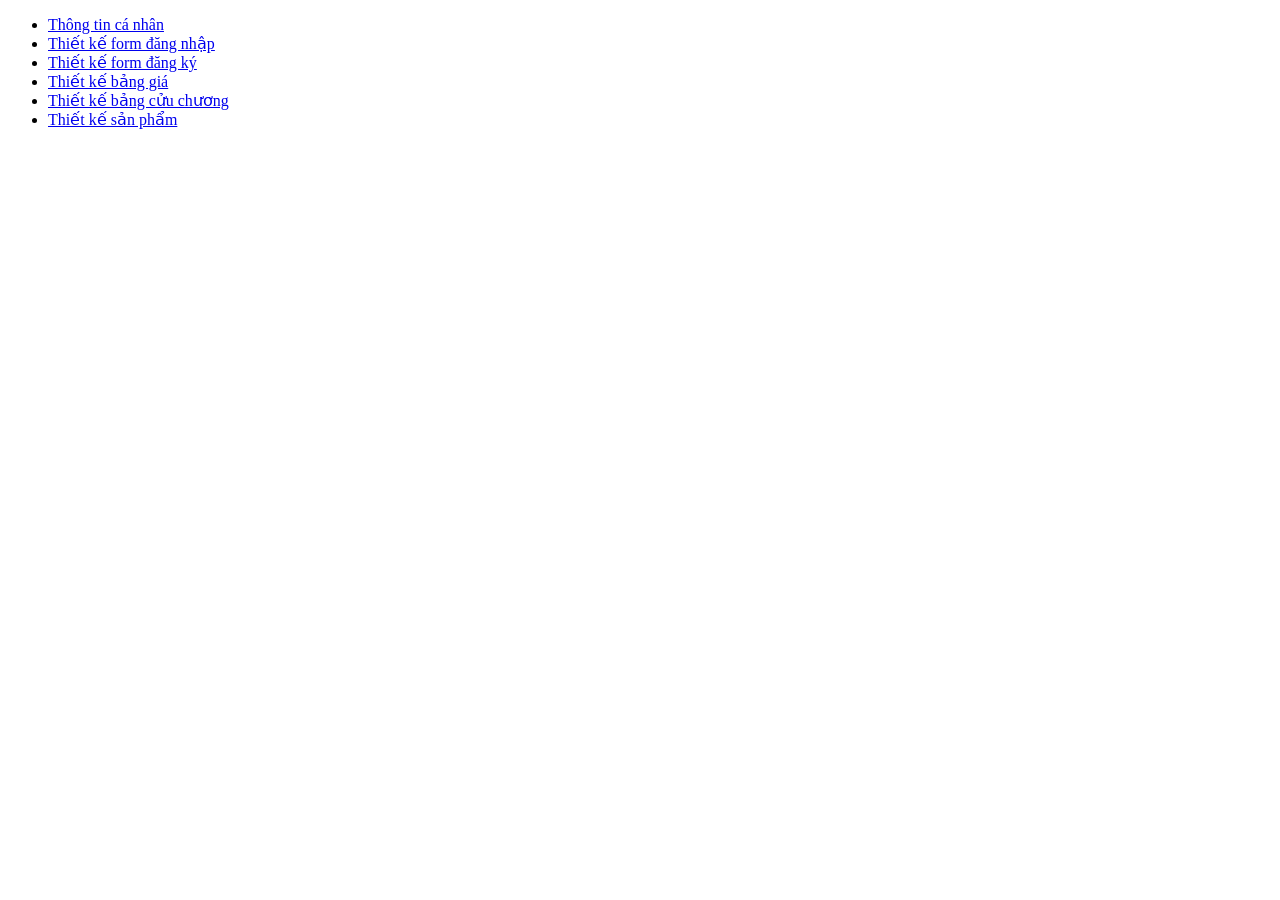
<file: index.html>
﻿<!DOCTYPE html>
<html lang="vi">
<head>
	<title>Thông tin cá nhân</title>
	<meta charset="utf-8">
</head>
<body>
	<ul>
		<li>
			<a href="html/page1.html">Thông tin cá nhân</a>
		</li>
		<li>
			<a href="html/page2.html">Thiết kế form đăng nhập</a>
		</li>
		<li>
			<a href="html/page3.html">Thiết kế form đăng ký</a>
		</li>
		<li>
			<a href="html/page4.html">Thiết kế bảng giá</a>
		</li>
		<li>
			<a href="html/page5.html">Thiết kế bảng cửu chương</a>
		</li>
		<li>
			<a href="html/page6.html">Thiết kế sản phẩm</a>
		</li>
		
	</ul> 
</body>
</html>
</file>
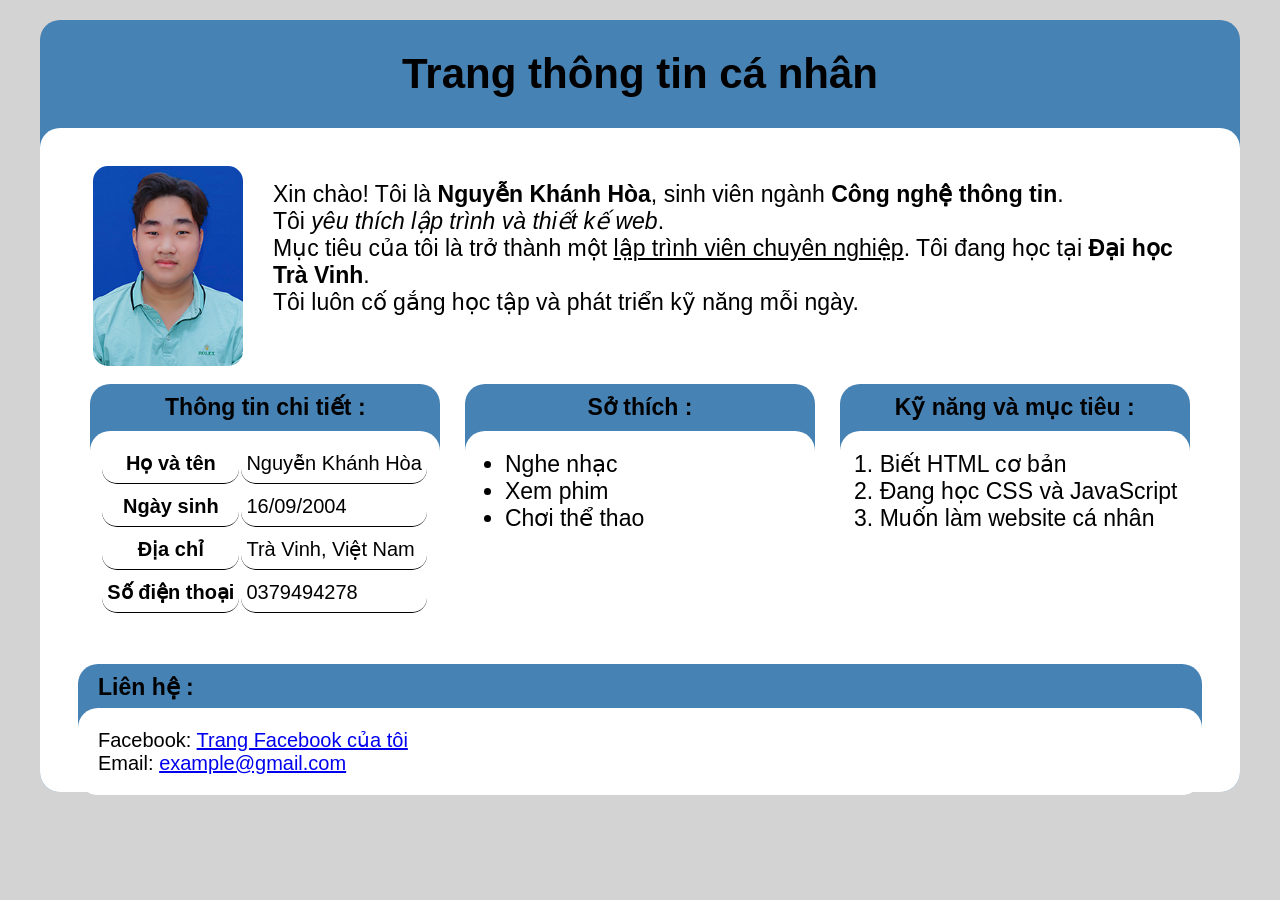
<file: html/page1.html>
<!DOCTYPE html>
<html lang="vi">
<head>
    <title>Trang thông tin cá nhân</title>
    <meta charset="UTF-8">
	<link rel="stylesheet" href="../css/style.css">
</head>
<body>
    <div class="container">
        <h3 class="title">Trang thông tin cá nhân</h3>
        <div class="container1">
            <div class="container2">
		        <img src="../assets/images/avatar.jpg" alt="Avatar" class="img">
		        <div class="container3">
			        <p class="gioithieu">
                        Xin chào! Tôi là <b>Nguyễn Khánh Hòa</b>, sinh viên ngành <b>Công nghệ thông tin</b>.<br>
                        Tôi <i>yêu thích lập trình và thiết kế web</i>.<br>
                        Mục tiêu của tôi là trở thành một <u>lập trình viên chuyên nghiệp</u>.
                        Tôi đang học tại <b>Đại học Trà Vinh</b>.<br>
                        Tôi luôn cố gắng học tập và phát triển kỹ năng mỗi ngày.
                    </p>
		        </div>
	        </div>
            <br>
            <div class="thongtin">
                <div class="thongtin1">
                <h4>Thông tin chi tiết :</h4>
                    <div class="thongtin2">
                        <table>
                            <tr>
                                <th>Họ và tên</th>
                                <td>Nguyễn Khánh Hòa</td>
                            </tr>
                            <tr>
                                <th>Ngày sinh</th>
                                <td>16/09/2004</td>
                            </tr>
                            <tr>
                                <th>Địa chỉ</th>
                                <td>Trà Vinh, Việt Nam</td>
                            </tr>
                            <tr>
                                <th>Số điện thoại</th>
                                <td>0379494278</td>
                            </tr>
                        </table>
                    </div>
            </div>
            <div class="sothich1">
                <h4>Sở thích :</h4>
                    <div class="sothich2">
                        <ul>
                            <li>Nghe nhạc</li>
                            <li>Xem phim</li>
                            <li>Chơi thể thao</li>
                        </ul>
                    </div>
            </div>
            <div class="sothich1">
                <h4>Kỹ năng và mục tiêu :</h4>
                <div class="sothich2">
                    <ol>
                        <li>Biết HTML cơ bản</li>
                        <li>Đang học CSS và JavaScript</li>
                        <li>Muốn làm website cá nhân</li>
                    </ol>
                </div>
            </div>
        </div>
        <div class="lienhe1">
            <h5>Liên hệ :</h5>
            <div class="lienhe2">
                <p>Facebook: <a href="https://www.facebook.com/share/1AgM77vssq/?mibextid=wwXIfr" target="_blank">Trang Facebook của tôi</a></p>
                <p>Email: <a href="mailto:hoa01679494278@gmail.com" target="_blank">example@gmail.com</a></p>
            </div>
        </div>
    </div>        
</body>
</html>
</file>
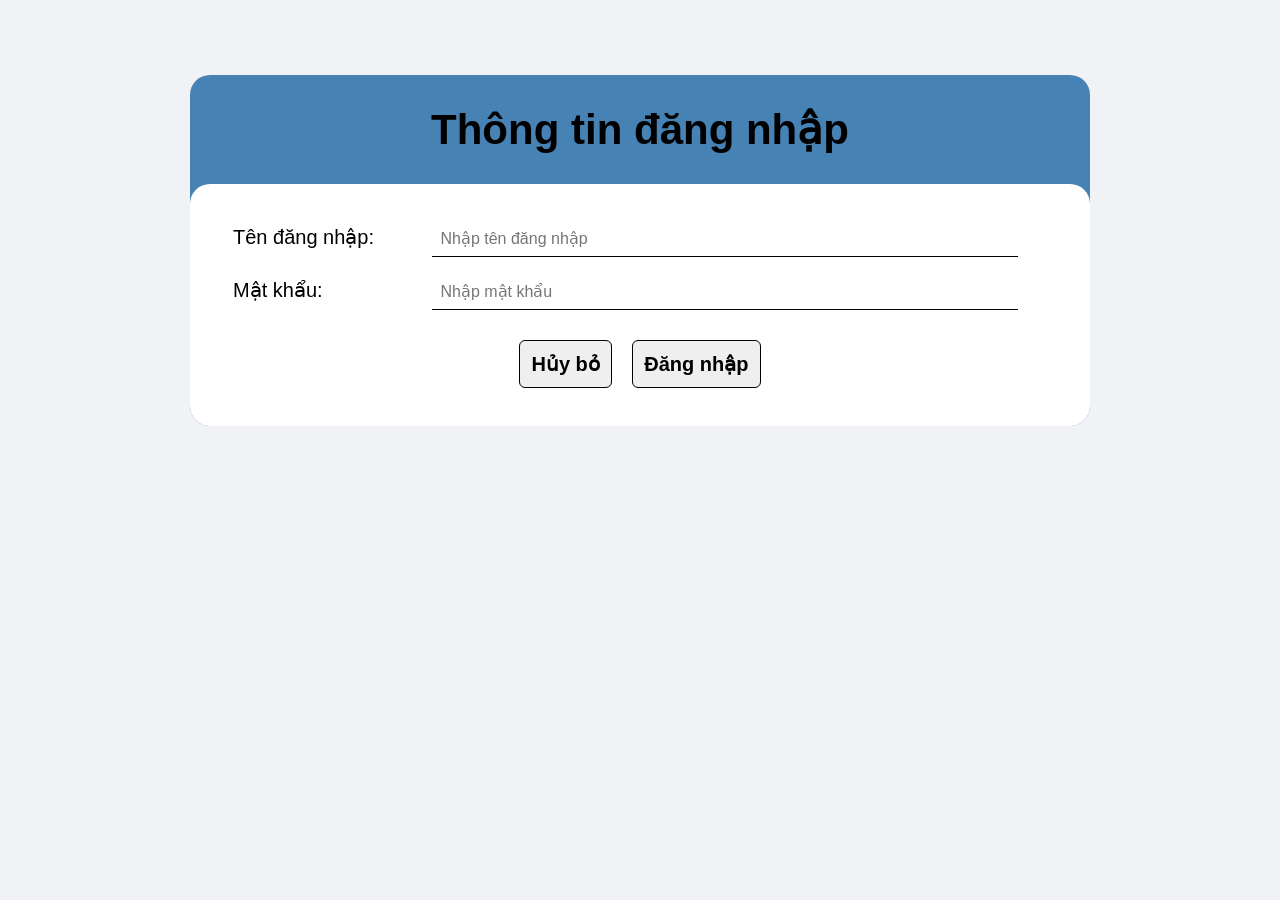
<file: html/page2.html>
<!DOCTYPE html>
<html lang="vi">
<head>
    <title>Trang thông tin cá nhân</title>
    <meta charset="UTF-8">
	<link rel="stylesheet" href="../css/style2.css">
</head>
<body>
    <div class="container">
        <h3 class="title">Thông tin đăng nhập</h3>
        <div class="container2">
            <form id="frmLogin">
            <div class="formgroup">
                <label for="Username" >Tên đăng nhập:</label>
                <input class="formcontrol" id="Username" name="textUsername" placeholder="Nhập tên đăng nhập">
            </div>
            <div class="formgroup">
                <label for="UserPassword" >Mật khẩu:</label>
                <input class="formcontrol" type="password" id="UserPassword" name="textUserPassword" placeholder="Nhập mật khẩu">
            </div>
            <div class="button-group">
                <input class="button" type="reset" value="Hủy bỏ">
                <input class="button" type="submit" value="Đăng nhập">
            </div>
            </form>
        </div>
    </div>
</body>
</html>
</file>
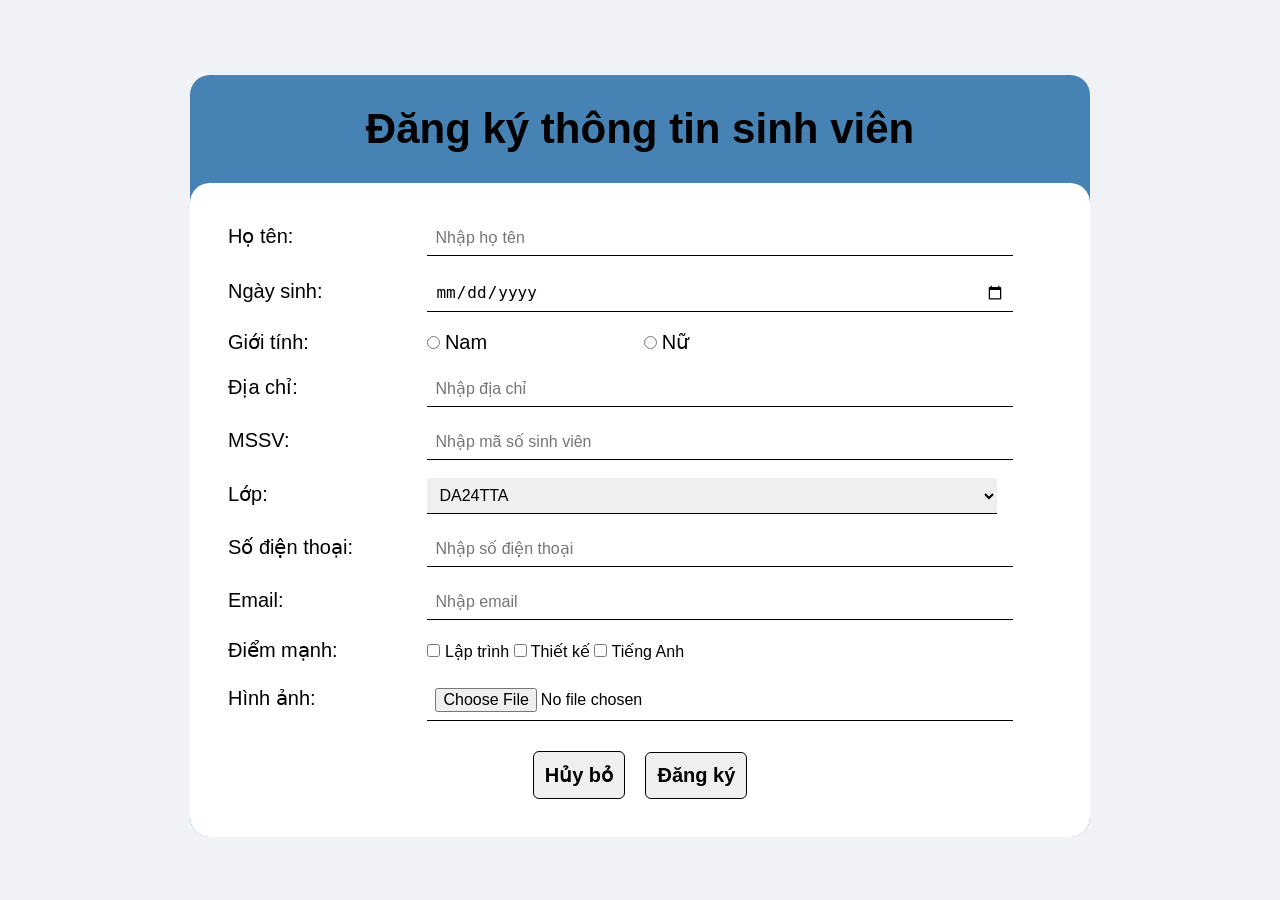
<file: html/page3.html>
<!DOCTYPE html>
<html lang="vi">	
<head>		
    <meta charset="utf-8">		
    <title>Thiết kế form đăng ký</title>
    <link rel="stylesheet" href="../css/style3.css">
</head>
<body>
    <div class="container">
        <h3 class="title">Đăng ký thông tin sinh viên</h3>
        <div class="container2">
            <form id="frmdangky">
            <div class="formgroup">
                <label for="txtName">Họ tên:</label>
                <input class="formcontrol" type="text" id="txtName" name="txtName" placeholder="Nhập họ tên">
            </div>
            <div class="formgroup">
                <label for="txtBirthday">Ngày sinh:</label>
                <input class="formcontrol" type="date" id="txtBirthday" name="txtBirthday">
            </div>
            <div class="formgroup">
                <label>Giới tính:</label>
                <div class="gender-options">
                    <input type="radio" id="male" name="gender" value="Nam"> <label for="male">Nam</label>
                    <input type="radio" id="female" name="gender" value="Nu"> <label for="female">Nữ</label>
                </div>
            </div>
            <div class="formgroup">
                <label for="txtAddress">Địa chỉ:</label>
                <input class="formcontrol" type="text" id="txtAddress" name="txtAddress" placeholder="Nhập địa chỉ">
            </div>
            <div class="formgroup">
                <label for="txtMSSV">MSSV:</label>
                <input class="formcontrol" type="text" id="txtMSSV" name="txtMSSV" placeholder="Nhập mã số sinh viên">
            </div>
            <div class="formgroup">
                <label for="selClass">Lớp:</label>
                <select class="formcontrol" id="selClass" name="selClass">
                    <option value="DA24TTA">DA24TTA</option>
                    <option value="DA24TTB">DA24TTB</option>
                    <option value="DA24TTC">DA24TTC</option>
                    <option value="DA24TTD">DA24TTD</option>
                </select>
            </div>
            <div class="formgroup">
                <label for="txtPhone">Số điện thoại:</label>
                <input class="formcontrol" type="tel" id="txtPhone" name="txtPhone" placeholder="Nhập số điện thoại">
            </div>
            <div class="formgroup">
                <label for="txtEmail">Email:</label>
                <input class="formcontrol" type="email" id="txtEmail" name="txtEmail" placeholder="Nhập email">
            </div>
            <div class="formgroup">
                <label>Điểm mạnh:</label>
                <div class="diemmanh">
                    <input type="checkbox" name="diemmanh" value="Code"> Lập trình
                    <input type="checkbox" name="diemmanh" value="Design"> Thiết kế
                    <input type="checkbox" name="diemmanh" value="English"> Tiếng Anh
                </div>
            </div>
            <div class="formgroup">
                <label for="hinhanh">Hình ảnh:</label>
                <input class="formcontrol" type="file" id="hinhanh" accept="image/*">
            </div>
            <div class="button-group">
                <input class="button" type="reset" value="Hủy bỏ">
                <input class="button" type="submit" value="Đăng ký">
            </div>
        </form>
        </div>
    </div>
</body>
</html>
</file>
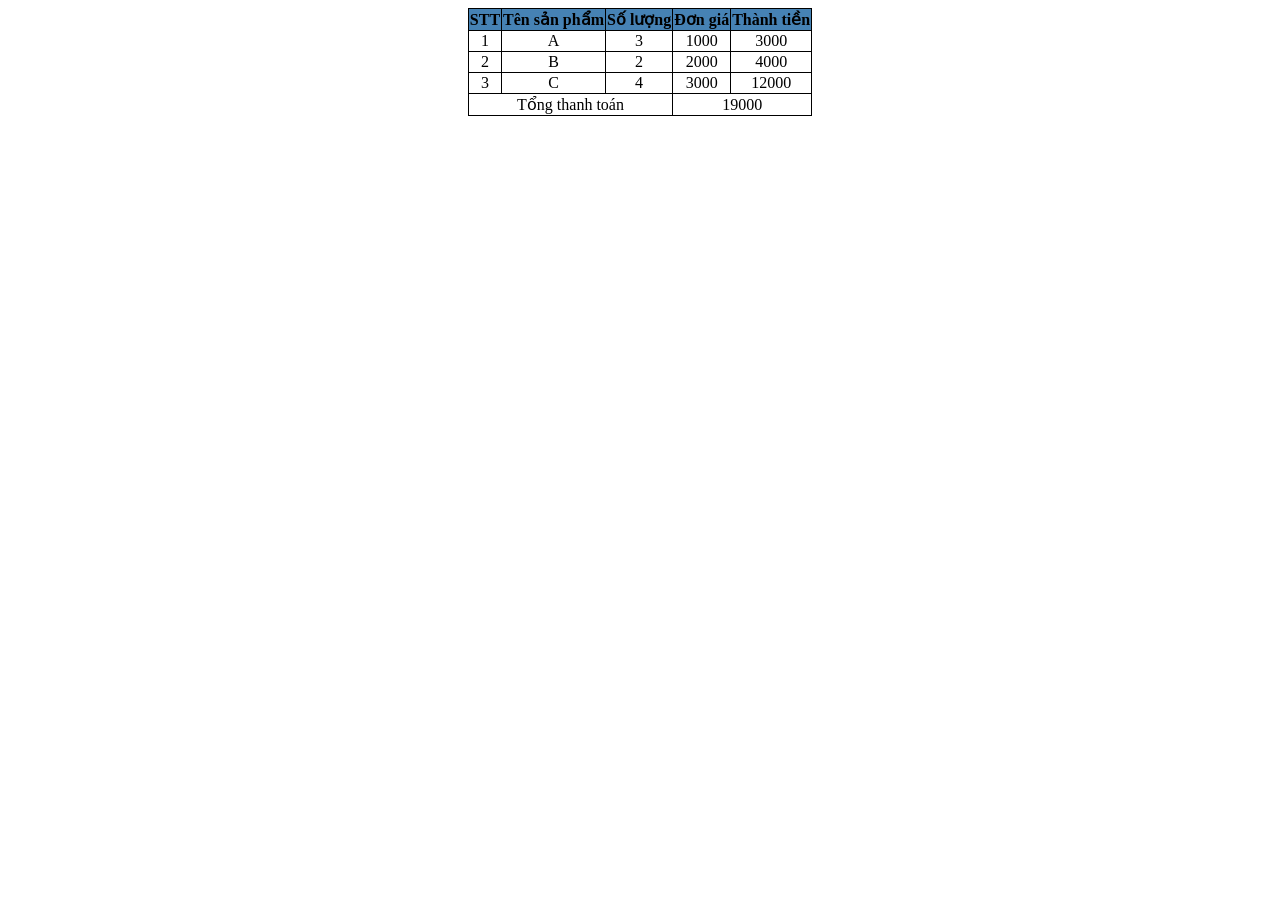
<file: html/page4.html>
<!DOCTYPE html>
<html lang="vi">	
<head>		
    <meta charset="utf-8">		
    <title>Bảng giá</title>
    <link rel="stylesheet" href="../css/style4.css">
</head>
<body>
    <table>
        <tr>
            <th>STT</th>
            <th>Tên sản phẩm</th>
            <th>Số lượng</th>
            <th>Đơn giá</th>
            <th>Thành tiền</th>
        </tr>
        <tr>
            <td>1</td>
            <td>A</td>
            <td class="sl">3</td>
            <td class="dg">1000</td>
            <td class="tt"></td>
        </tr>
        <tr>
            <td>2</td>
            <td>B</td>
            <td class="sl">2</td>
            <td class="dg">2000</td>
            <td class="tt"></td>
        </tr>
        <tr>
            <td>3</td>
            <td>C</td>
            <td class="sl">4</td>
            <td class="dg">3000</td>
            <td class="tt"></td>
        </tr>
        <tr>
            <td colspan="3">Tổng thanh toán</td>
            <td colspan="2" id="ttt"></td>
        </tr>
    </table>
    <script>
        const donGia=document.getElementsByClassName("dg");
        const soLuong=document.getElementsByClassName("sl");
        const thanhTien=document.getElementsByClassName("tt");
        let tongThanhToan = 0;
        for(let i = 0; i < donGia.length; i++) {
            thanhTien[i].innerHTML=donGia[i].innerHTML*soLuong[i].innerHTML;
            tongThanhToan += parseInt(thanhTien[i].innerHTML)
        }
        const tongTT=document.getElementById("ttt");
        tongTT.innerHTML = tongThanhToan;
    </script>
</body>
</html>
</file>
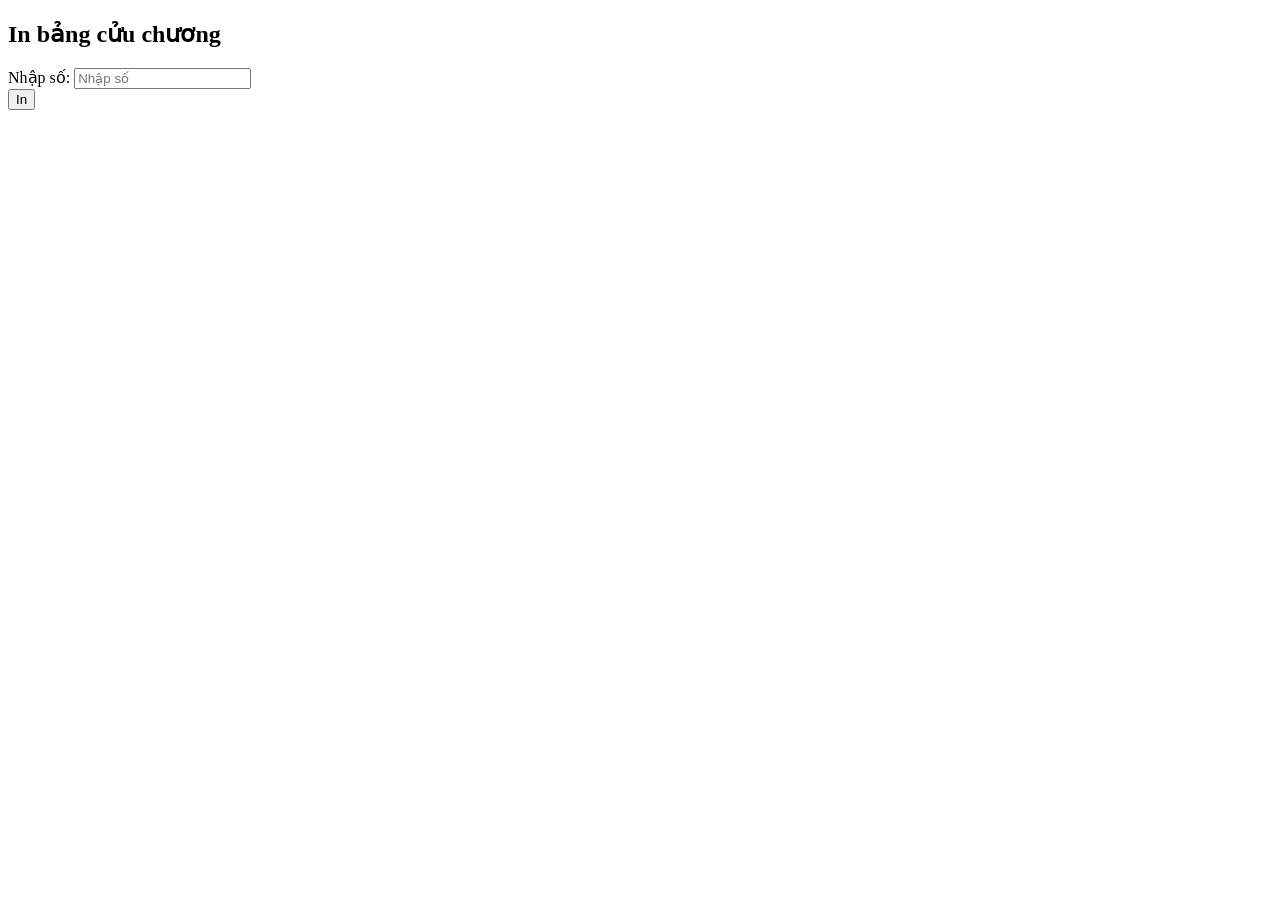
<file: html/page5.html>
<!DOCTYPE html>
<html lang="vi">	
<head>		
    <meta charset="utf-8">		
    <title>Bảng cửu chương</title>
</head>
<body>
    <form id="formbangcc">
        <h2>In bảng cửu chương</h2>
        <div class="divgroup">
            <div class="divtxt">
                <label for="txtSo">Nhập số:</label>
                <input class="formcontrol" name="txtSo" id="txtSo" type="number" placeholder="Nhập số">    
            </div>
            <div>
                <button type="button" id="bt">In</button>
            </div>
        </div>
        <div id="kq"></div>
    </form>
    <script>
        const btn = document.getElementById("bt");
        btn.onclick = function() {
            const myTextField = document.getElementById("txtSo");
            let num = parseInt(myTextField.value);
            let kq = "";
            for (let i = 1; i <= 10; i++) {
                kq += num + " x " + i + " = " + (num * i) + "<br>";
            }
            document.getElementById("kq").innerHTML = kq;
        }
    </script>
</body>
</html>
</file>
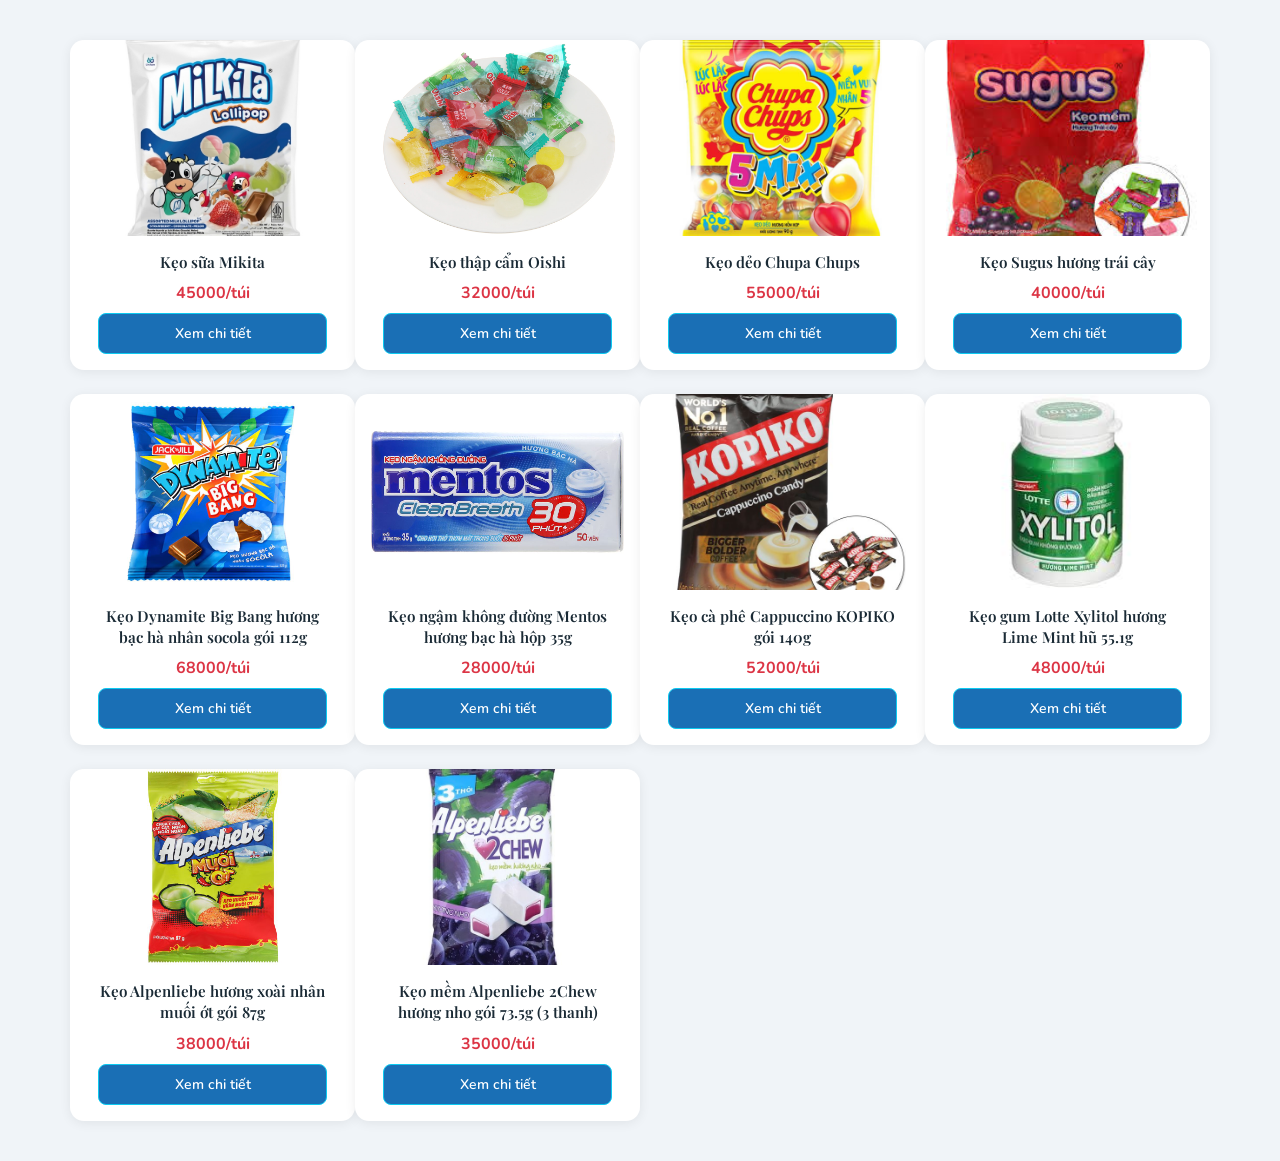
<file: html/page6.html>
<!DOCTYPE html>
<html lang="vi">
<head>
    <meta charset="utf-8">
    <title>Sản phẩm</title>
    <link rel="stylesheet" href="https://cdn.jsdelivr.net/npm/bootstrap@5.3.0/dist/css/bootstrap.min.css">
    <link rel="stylesheet" href="../css/style6.css">
    <script src="../js/lib.js"></script>
</head>
<body>
    <div class="container">
        <div class="row row-cols-4 g-4" id="product-list">
        </div>
    </div>

    <script>
        productList.forEach(function(item) {
            addProduct(item.id, item.name, item.price, item.image, item.productLink);
        });
    </script>
</body>
</html>
</file>
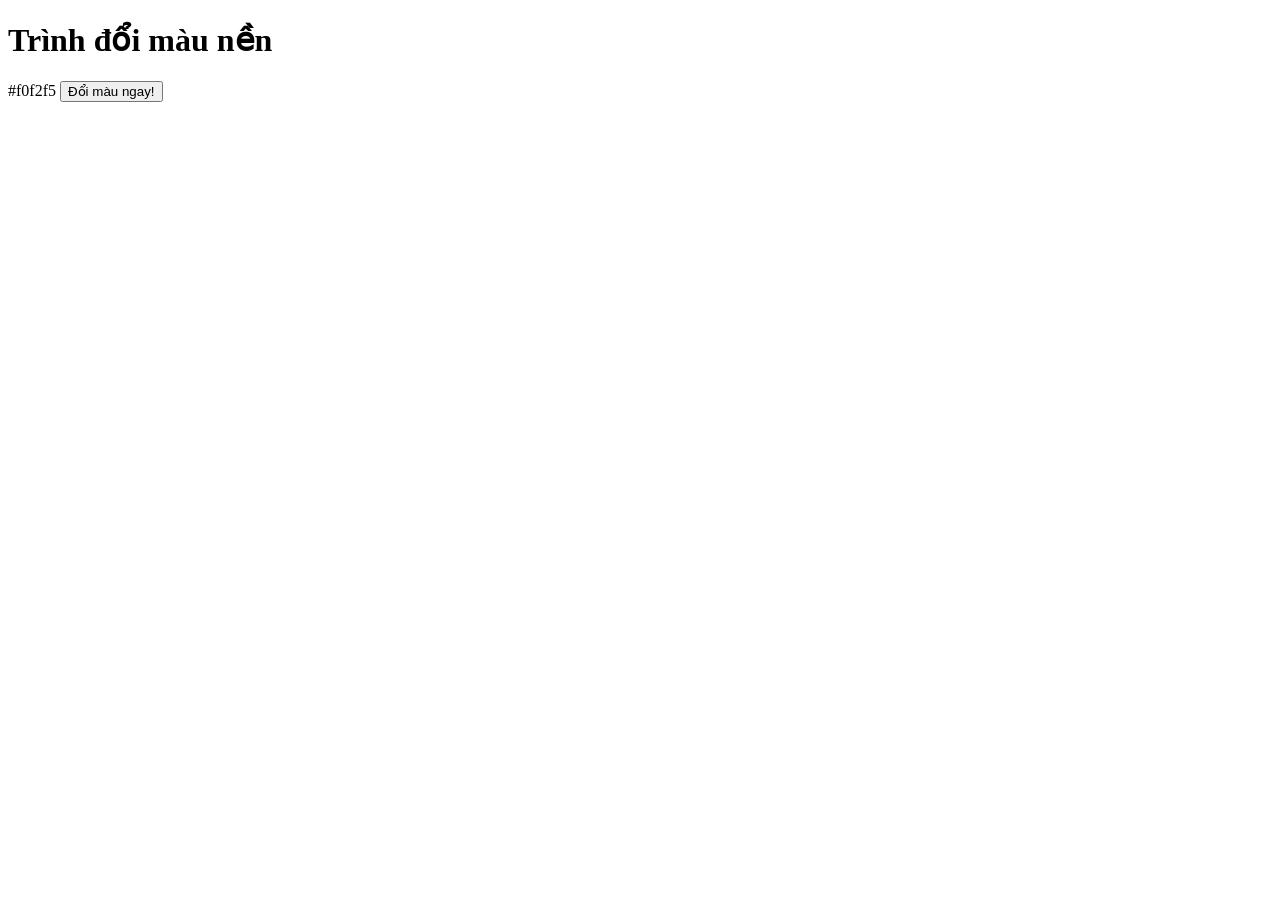
<file: html/page7.html>
<!DOCTYPE html>
<html lang="vi">
<head>
    <meta charset="UTF-8">
    <meta name="viewport" content="width=device-width, initial-scale=1.0">
    <title>Đổi màu nền Random</title>

</head>
<body>

    <div class="container">
        <h1>Trình đổi màu nền</h1>
        <span id="color-text">#f0f2f5</span>
        <button id="btn-change">Đổi màu ngay!</button>
    </div>

    <script>
        const nutBam = document.getElementById('btn-change');
        const textHienThi = document.getElementById('color-text');
        const thanThe = document.body;
        function layMauNgauNhien() {
            const chuSoHex = '0123456789ABCDEF';
            let mau = '#';
            for (let i = 0; i < 6; i++) {
                mau += chuSoHex[Math.floor(Math.random() * 16)];
            }
            return mau;
        }
        nutBam.addEventListener('click', function() {
            const mauMoi = layMauNgauNhien();
            thanThe.style.backgroundColor = mauMoi;
            textHienThi.textContent = mauMoi;
            textHienThi.style.color = mauMoi;
        });
    </script>
</body>
</html>
</file>
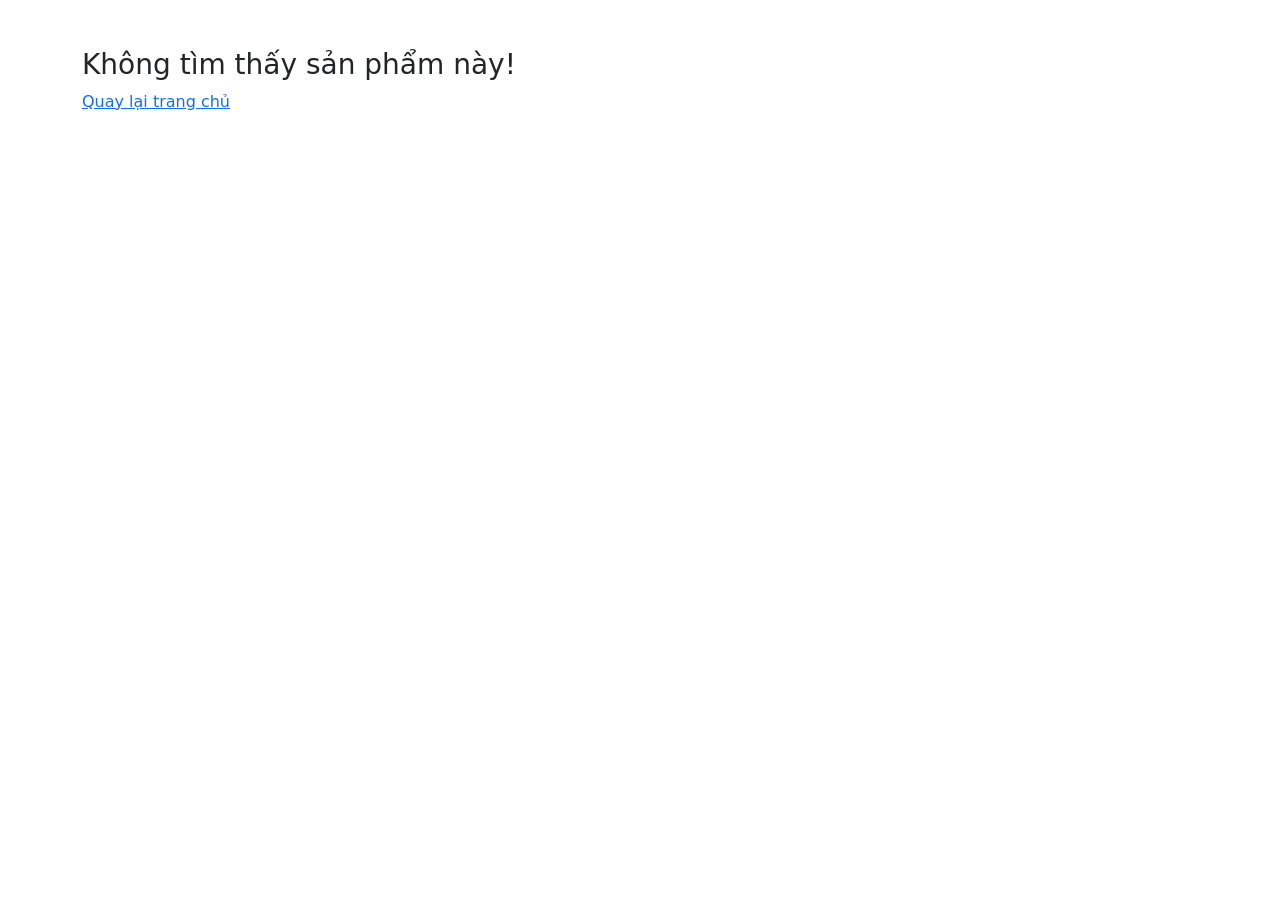
<file: html/product-detail.html>
<!DOCTYPE html>
<html lang="vi">
<head>
    <meta charset="UTF-8">
    <meta name="viewport" content="width=device-width, initial-scale=1.0">
    <title>Chi tiết sản phẩm</title>
    <link href="https://cdn.jsdelivr.net/npm/bootstrap@5.3.8/dist/css/bootstrap.min.css" rel="stylesheet">

    <script src="https://cdn.jsdelivr.net/npm/bootstrap@5.3.8/dist/js/bootstrap.bundle.min.js"></script> 
    <script src = "../js/lib.js"></script>
</head>
<body>

<div class="container mt-4">=
    <nav>
        <a href="../index.html" class="text-decoration-none">Trang chủ</a> / <span>Chi tiết sản phẩm</span>
    </nav>
    <hr> 
    <div class="row mt-4">
        <div class="col-md-5">
            <img src="https://placeholder.com" id="img-detail" class="img-fluid border" alt="Ảnh sản phẩm">
        </div>
        <div class="col-md-7">
            <h2 id="name-detail" class="fw-bold">Tên sản phẩm</h2>
            <h4 id="price-detail" class="text-danger my-3">Giá: 0đ</h4>
            <p class="fw-bold mb-1">Mô tả sản phẩm:</p>
            <p id="desc-detail" class="text-secondary" style="text-align: justify;">
                Nội dung mô tả sẽ hiển thị tại đây...
            </p>
            
            <button class="btn btn-primary mt-3">Thêm vào giỏ hàng</button>
        </div>
    </div>
</div>
<script>

    const queryString = window.location.search;
    const urlParams = new URLSearchParams(queryString);
    const productId = urlParams.get('id'); 

    const product = productList.find(item => item.id === productId);

    if (product) {
        document.getElementById('name-detail').innerText = product.name;
        document.getElementById('price-detail').innerText = "Giá: "+product.price+"đ/túi";
        document.getElementById('desc-detail').innerText = product.desc;
        document.getElementById('img-detail').src = product.image;
    } else {
        document.body.innerHTML = "<div class='container mt-5'><h3>Không tìm thấy sản phẩm này!</h3><a href='../index.html'>Quay lại trang chủ</a></div>";
    }

</script>

</body>
</html>
</file>
<file: css/style.css>
* {
    font-family: Arial, Helvetica, sans-serif;
    padding:0;
    margin: 0;
}
body {
	background-color: #d3d3d3;
	margin: 20px;
	}
.title {
	font-size: 42px;
	font-weight: bold;
	text-align: center;
	margin-bottom: 30px;
}
.container {
	width: 1200px;
	background-color: steelblue;
	margin-top: 30px;
	margin: 0 auto;
	padding-top: 30px;
	border-radius: 20px;
}
.container1 {
	width: auto;
    padding: 38px;
    background-color: white;
    border-radius: 20px;
}
.container2 {
	background-color:#fff;
	width: 100%;
	height: 200px;
	border-radius: 15px;
	display: flex;
	padding-left: 15px;
	}
.container3 {
	width: 100%;
	height: 95%;
	margin: 5px;
	margin-left: 20px;
	padding: 10px;
	}
.gioithieu {
	font-size: 23px;
}

.img {
	width: 150px;
	height: 100%;
	border-radius: 15px;
	}
.thongtin {
	display: flex;
}
.thongtin1 {
	background-color: steelblue;
	width: 350px;
	height: 200px;
	font-size: 20px;
	border-radius: 20px;
	padding-top: 10px;
	margin-top: 10px;
	margin: auto;
}
.thongtin2 {
	background-color: white;
	width: auto;
	height: 100%;
	border-radius: 20px;
	padding: 10px;
	margin-top: 10px;
}
.sothich1 {
	background-color: steelblue;
	width: 350px;
	height: 200px;
	font-size: 20px;
	border-radius: 20px;
	padding-top: 10px;
	margin-top: 10px;
	margin: auto;
}
.sothich2 {
	background-color: white;
	width: auto;
	height: 100%;
	border-radius: 20px;
	padding-top: 20px;
	padding-left: 40px;
	margin-top: 10px;
}
.lienhe1 {
	background-color: steelblue;
	width: 100%;
	height: 80px;
	font-size: 20px;
	border-radius: 20px;
	padding-top: 10px;
	margin-top: 70px;
	margin-left: auto;
	margin-right: auto;
}
.lienhe2 {
	background-color: white;
	width: auto;
	height: auto;
	border-radius: 20px;
	padding: 20px;
	margin-top: 7px;
}
th, td {
	background-color:#fff;
	width: auto;
	height: 30px;
	border-bottom: 1px solid black;
	border-radius: 15px;
	padding: 5px;
	}
h4 {
	font-size: 23px;
    text-align: center;
	}
h5 {
	font-size: 23px;
	padding-left: 20px;

}
ul, ol {
	font-size: 23px;
}
</file>
<file: css/style2.css>
* {
    font-family: Arial, Helvetica, sans-serif;
    padding:0;
    margin: 0;
}
body {
    background-color: #f0f2f5;
    padding-top: 75px;
}
.container {
    width: 900px;
    background-color: steelblue;
    margin-top: 30px;
    margin: 0 auto;
    padding-top: 30px;
    border-radius: 20px;
}
.container2 {
    width: auto;
    padding: 38px;
    background-color: white;
    border-radius: 20px;
}
.title {
    font-size: 42px;
    font-weight: bolder;
    text-align: center;
    margin-bottom: 30px;
}
.formgroup {
    margin-bottom: 18px;
}
.formcontrol {
    width: 570px;
    padding: 8px;
    border: 0px;
    border-bottom: 1px solid black; 
    font-size: 16px;
    outline: none;
}
.button-group {
    text-align: center;
    margin-top: 30px;
}
.button {
    padding: 11px;
    cursor: pointer;
    font-weight: bold;
    margin: 0 8px;
    border-radius: 6px;
    border: 1px solid #000;
    font-size: 20px;
}
label {
    font-size: 20px;
    margin-left: 5px;
    width: 195px;
    display: inline-block;

}
</file>
<file: css/style3.css>
* {
    margin: 0;
    padding: 0;
}
body {
    background-color: #f0f2f5;
    font-family: Arial, sans-serif;
    padding-top: 75px; 
}
.container {
    background-color: steelblue;
    width: 900px; 
    margin: 0 auto;
    padding-top: 30px;
    border-radius: 20px; 
}
.container2 {
    width: auto;
    padding: 38px;
    background-color: white;
    border-radius: 20px;
}
.title {
    text-align: center;
    margin-bottom: 30px;
    font-size: 42px;
}
.formgroup {
    margin-bottom: 18px;
}
label {
    display: inline-block;
    width: 195px;
    font-size: 20px; 
}
.formcontrol {
    width: 570px;
    padding: 8px;
    border: 0px;
    border-bottom: 1px solid black; 
    font-size: 16px;
    outline: none;
}
.gender-options, .diemmanh {
    display: inline-block;
    font-size: 16px;
}
.button-group {
    text-align: center;
    margin-top: 30px;
}
.button {
    padding: 11px;
    cursor: pointer;
    font-weight: bold;
    margin: 0 8px;
    border-radius: 6px;
    border: 1px solid #000;
    font-size: 20px;
}
</file>
<file: css/style4.css>
table {
    width: auto;
    height: auto;
    text-align: center;
    padding: 5px;
    border-collapse: collapse;
    border: 1px solid black;
    margin: auto;
}
th, td {
    border: 1px solid black;
}
th {
    background-color: steelblue;
}
</file>
<file: css/style6.css>
@import url('https://fonts.googleapis.com/css2?family=Playfair+Display:wght@600&family=Nunito:wght@400;600&display=swap');

*, *::before, *::after {
    box-sizing: border-box;
}

body {
    background-color: #f0f4f8;
    font-family: 'Nunito', sans-serif;
    color: #2d3a45;
    padding: 40px 0;
}

/* ---- Card ---- */
.product-item {
    background: #ffffff;
    border-radius: 14px;
    overflow: hidden;
    box-shadow: 0 2px 12px rgba(0, 0, 0, 0.07);
    display: flex;
    flex-direction: column;
    height: 100%;
    transition: transform 0.25s ease, box-shadow 0.25s ease;
}

.product-item:hover {
    transform: translateY(-6px);
    box-shadow: 0 8px 24px rgba(0, 0, 0, 0.13);
}

/* ---- Ảnh ---- */
.product-image {
    width: 100%;
    aspect-ratio: 4 / 3;
    overflow: hidden;
    background: #e8eef3;
}

.product-image img {
    width: 100%;
    height: 100%;
    object-fit: cover;
    display: block;
    transition: transform 0.35s ease;
}

.product-item:hover .product-image img {
    transform: scale(1.06);
}

/* ---- Thông tin ---- */
.product-info {
    padding: 16px;
    display: flex;
    flex-direction: column;
    gap: 8px;
    flex: 1;
}

/* Tên sản phẩm */
.product-info p:first-child {
    font-family: 'Playfair Display', serif;
    font-size: 0.95rem;
    font-weight: 600;
    color: #1a2a35;
    line-height: 1.4;
    margin: 0;
}

/* Giá */
.product-info p:nth-child(2) {
    font-size: 1rem;
    font-weight: 700;
    color: #d94f3b;
    margin: 0;
}

/* ---- Nút ---- */
.btn-info {
    display: block;
    margin-top: auto;
    padding: 9px 12px;
    background-color: #1a6fb5;
    color: #fff !important;
    text-decoration: none;
    border-radius: 8px;
    font-size: 0.875rem;
    font-weight: 600;
    text-align: center;
    transition: background-color 0.2s ease;
}

.btn-info:hover {
    background-color: #145a96;
    color: #fff;
}
</file>
